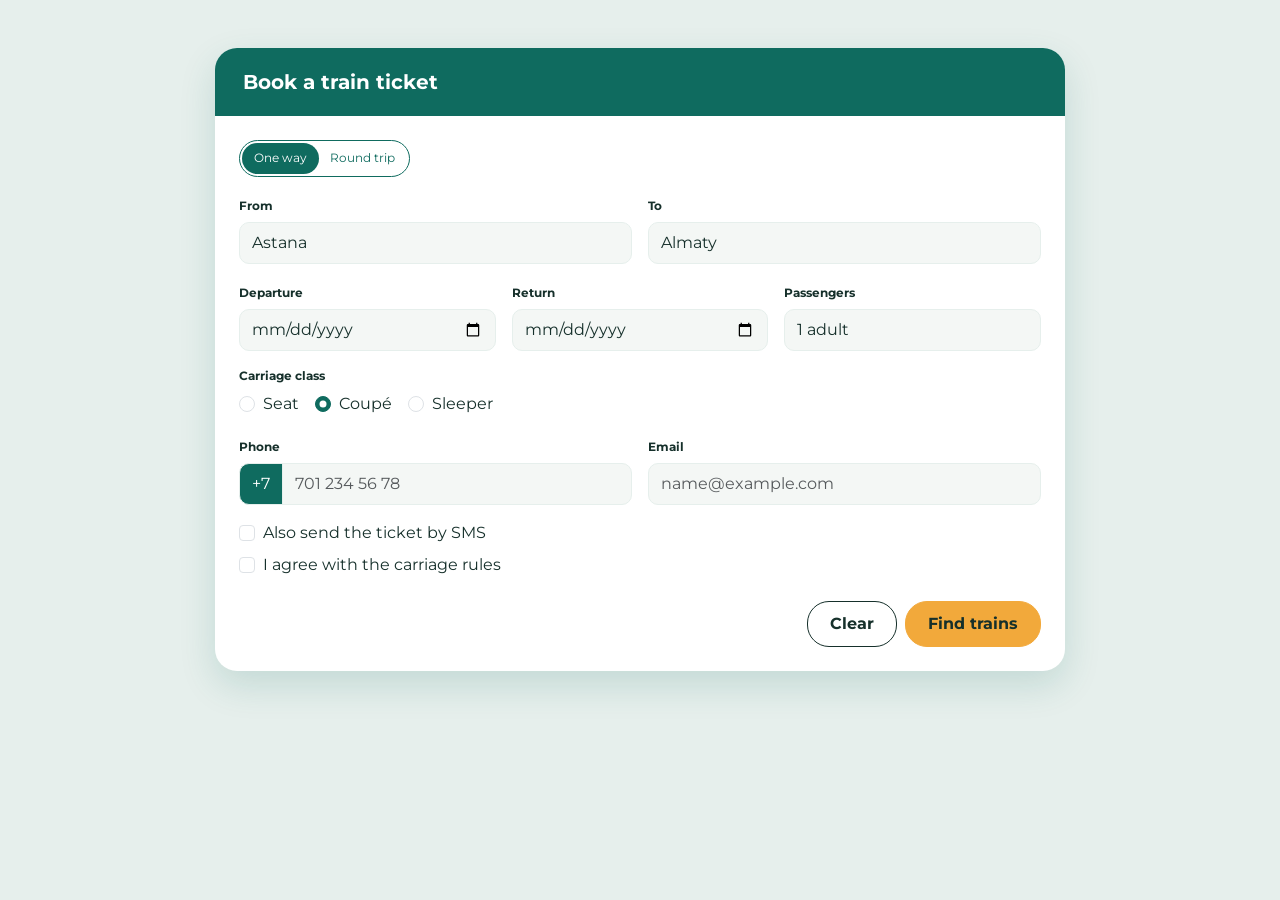
<file: index.html>
<!doctype html>
<html lang="en">
<head>
  <meta charset="utf-8">
  <meta name="viewport" content="width=device-width, initial-scale=1">
  <title>Book a train ticket</title>
  <link href="https://cdn.jsdelivr.net/npm/bootstrap@5.3.3/dist/css/bootstrap.min.css" rel="stylesheet">
  <link href="https://fonts.googleapis.com/css2?family=Montserrat:wght@400;500;600;700&display=swap" rel="stylesheet">
  <link rel="stylesheet" href="styles.css">
</head>
<body class="train-page">
  <main class="container py-4 py-lg-5">
    <section class="train-card mx-auto">
      <header class="train-header"><h1 class="h5 mb-0">Book a train ticket</h1></header>
      <form class="p-3 p-md-4" action="#" method="get">
        <fieldset class="mb-3">
          <legend class="visually-hidden">Trip type</legend>
          <div class="btn-group trip-toggle" role="group" aria-label="Trip type">
            <input class="btn-check" type="radio" name="trip" id="one-way" value="one-way" checked>
            <label class="btn" for="one-way">One way</label>
            <input class="btn-check" type="radio" name="trip" id="round-trip" value="round-trip">
            <label class="btn" for="round-trip">Round trip</label>
          </div>
        </fieldset>

        <div class="row g-3 mb-3">
          <div class="col-12 col-md-6">
            <label for="from" class="form-label">From</label>
            <input class="form-control" id="from" name="from" value="Astana" required>
          </div>
          <div class="col-12 col-md-6">
            <label for="to" class="form-label">To</label>
            <input class="form-control" id="to" name="to" value="Almaty" required>
          </div>
        </div>

        <div class="row g-3 mb-3">
          <div class="col-12 col-md-4">
            <label for="departure" class="form-label">Departure</label>
            <input class="form-control" type="date" id="departure" name="departure" required>
          </div>
          <div class="col-12 col-md-4">
            <label for="return" class="form-label">Return</label>
            <input class="form-control" type="date" id="return" name="return">
          </div>
          <div class="col-12 col-md-4">
            <label for="passengers" class="form-label">Passengers</label>
            <select class="form-select" id="passengers" name="passengers" required>
              <option value="1" selected>1 adult</option>
              <option value="2">2 adults</option><option value="3">3 adults</option>
              <option value="4">4 adults</option><option value="5">5 adults</option><option value="6">6 adults</option>
            </select>
          </div>
        </div>

        <fieldset class="mb-3">
          <legend class="form-label">Carriage class</legend>
          <div class="d-flex flex-wrap gap-3">
            <div class="form-check"><input class="form-check-input" type="radio" id="seat" name="class" value="seat"><label class="form-check-label" for="seat">Seat</label></div>
            <div class="form-check"><input class="form-check-input" type="radio" id="coupe" name="class" value="coupe" checked><label class="form-check-label" for="coupe">Coupé</label></div>
            <div class="form-check"><input class="form-check-input" type="radio" id="sleeper" name="class" value="sleeper"><label class="form-check-label" for="sleeper">Sleeper</label></div>
          </div>
        </fieldset>

        <div class="row g-3 mb-3">
          <div class="col-12 col-md-6">
            <label for="phone" class="form-label">Phone</label>
            <div class="input-group"><span class="input-group-text">+7</span><input class="form-control" type="tel" id="phone" name="phone" placeholder="701 234 56 78" required></div>
          </div>
          <div class="col-12 col-md-6">
            <label for="email" class="form-label">Email</label>
            <input class="form-control" type="email" id="email" name="email" placeholder="name@example.com" required>
          </div>
        </div>

        <div class="form-check mb-2">
          <input class="form-check-input" type="checkbox" id="sms" name="sms" value="yes">
          <label class="form-check-label" for="sms">Also send the ticket by SMS</label>
        </div>
        <div class="form-check mb-4">
          <input class="form-check-input" type="checkbox" id="agreement" name="agreement" value="yes" required>
          <label class="form-check-label" for="agreement">I agree with the carriage rules</label>
        </div>

        <div class="d-flex flex-column-reverse flex-md-row justify-content-md-end gap-2">
          <button class="btn btn-clear" type="reset">Clear</button>
          <button class="btn btn-find" type="submit">Find trains</button>
        </div>
      </form>
    </section>
  </main>
</body>
</html>
</file>
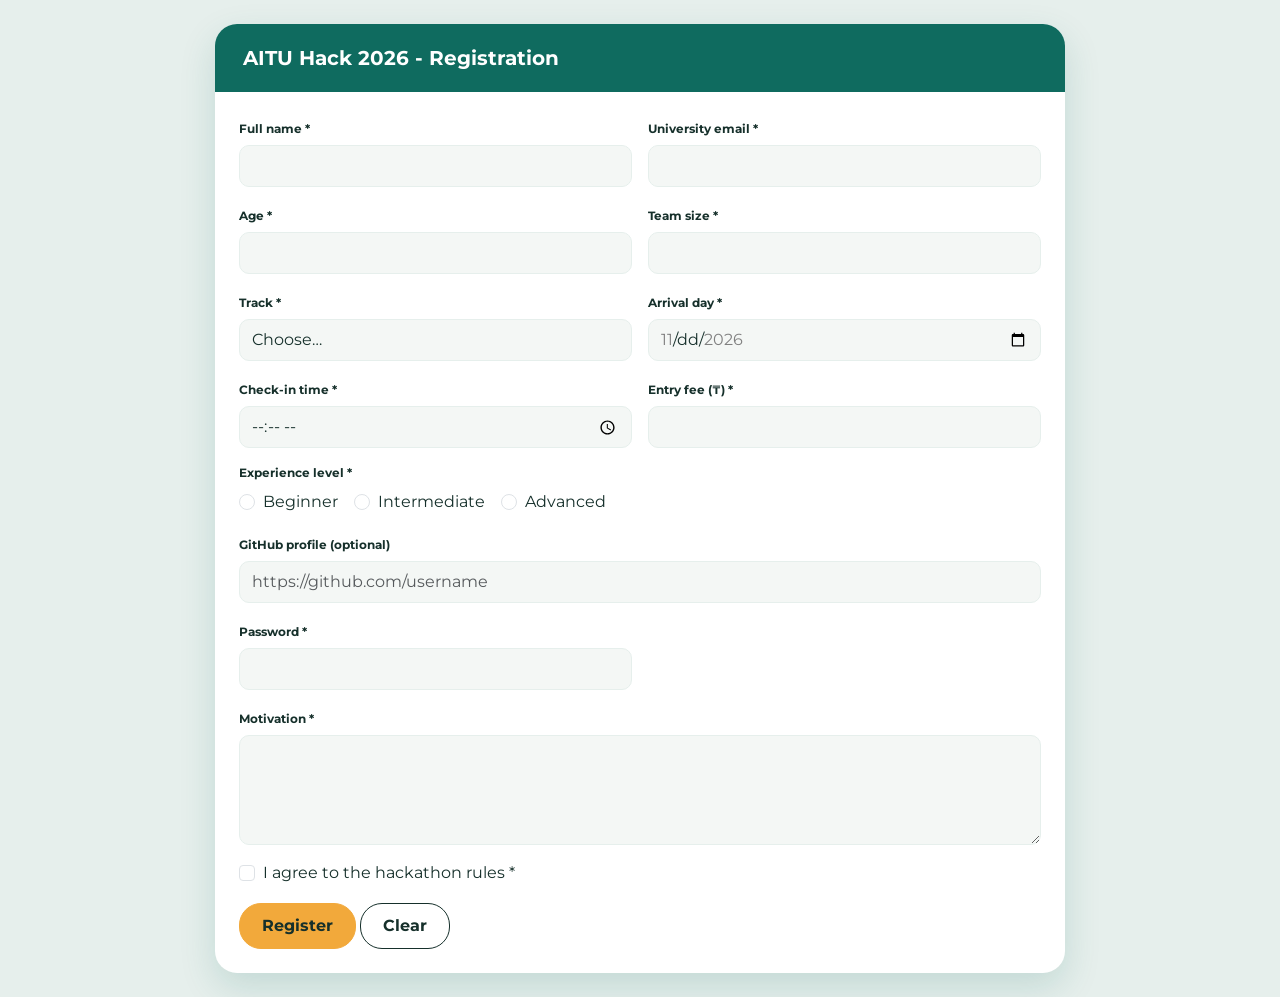
<file: task2.html>
<!doctype html>
<html lang="en">
<head>
  <meta charset="utf-8"><meta name="viewport" content="width=device-width, initial-scale=1">
  <title>AITU Hack 2026 Registration</title>
  <link href="https://cdn.jsdelivr.net/npm/bootstrap@5.3.3/dist/css/bootstrap.min.css" rel="stylesheet">
  <link href="https://fonts.googleapis.com/css2?family=Montserrat:wght@400;500;600;700&display=swap" rel="stylesheet">
  <link rel="stylesheet" href="styles.css">
</head>
<body class="train-page">
<main class="container py-4">
  <section class="train-card mx-auto">
    <header class="train-header"><h1 class="h5 mb-0">AITU Hack 2026 - Registration</h1></header>
    <form class="p-3 p-md-4" action="#" method="get">
      <div class="row g-3">
        <div class="col-12 col-md-6">
          <label class="form-label" for="fullname">Full name *</label>
          <input class="form-control" id="fullname" name="fullname" type="text" minlength="2" maxlength="40" required>
          <div class="invalid-feedback">Enter 2–40 characters.</div>
        </div>
        <div class="col-12 col-md-6">
          <label class="form-label" for="university-email">University email *</label>
          <input class="form-control" id="university-email" name="university-email" type="email" required>
          <div class="invalid-feedback">Enter a valid email address.</div>
        </div>
        <div class="col-12 col-md-6">
          <label class="form-label" for="age">Age *</label>
          <input class="form-control" id="age" name="age" type="number" min="16" max="30" step="1" required>
          <div class="invalid-feedback">Age must be a whole number from 16 to 30.</div>
        </div>
        <div class="col-12 col-md-6">
          <label class="form-label" for="team-size">Team size *</label>
          <input class="form-control" id="team-size" name="team-size" type="number" min="1" max="4" step="1" required>
          <div class="invalid-feedback">Choose a whole number from 1 to 4.</div>
        </div>
        <div class="col-12 col-md-6">
          <label class="form-label" for="track">Track *</label>
          <select class="form-select" id="track" name="track" required>
            <option value="" selected disabled>Choose…</option><option>Web</option><option>Mobile</option><option>AI</option><option>GameDev</option>
          </select>
          <div class="invalid-feedback">Choose a track.</div>
        </div>
        <div class="col-12 col-md-6">
          <label class="form-label" for="arrival-day">Arrival day *</label>
          <input class="form-control" id="arrival-day" name="arrival-day" type="date" min="2026-11-20" max="2026-11-22" required>
          <div class="invalid-feedback">Choose 20–22 November 2026.</div>
        </div>
        <div class="col-12 col-md-6">
          <label class="form-label" for="checkin">Check-in time *</label>
          <input class="form-control" id="checkin" name="checkin" type="time" min="09:00" max="18:00" step="1800" required>
          <div class="invalid-feedback">Choose 09:00–18:00 in 30-minute steps.</div>
        </div>
        <div class="col-12 col-md-6">
          <label class="form-label" for="fee">Entry fee (₸) *</label>
          <input class="form-control" id="fee" name="fee" type="number" min="0" max="5000" step="500" required>
          <div class="invalid-feedback">Enter 0–5000 in steps of 500 ₸.</div>
        </div>
        <fieldset class="col-12">
          <legend class="form-label">Experience level *</legend>
          <div class="d-flex flex-wrap gap-3">
            <div class="form-check"><input class="form-check-input" type="radio" id="beginner" name="experience" value="Beginner" required><label class="form-check-label" for="beginner">Beginner</label></div>
            <div class="form-check"><input class="form-check-input" type="radio" id="intermediate" name="experience" value="Intermediate" required><label class="form-check-label" for="intermediate">Intermediate</label></div>
            <div class="form-check"><input class="form-check-input" type="radio" id="advanced" name="experience" value="Advanced" required><label class="form-check-label" for="advanced">Advanced</label></div>
          </div>
        </fieldset>
        <div class="col-12">
          <label class="form-label" for="github">GitHub profile (optional)</label>
          <input class="form-control" id="github" name="github" type="url" placeholder="https://github.com/username">
          <div class="invalid-feedback">Enter a full URL starting with https://.</div>
        </div>
        <div class="col-12 col-md-6">
          <label class="form-label" for="password">Password *</label>
          <input class="form-control" id="password" name="password" type="password" minlength="8" maxlength="20" required>
          <div class="invalid-feedback">Use 8–20 characters.</div>
        </div>
        <div class="col-12">
          <label class="form-label" for="motivation">Motivation *</label>
          <textarea class="form-control" id="motivation" name="motivation" minlength="50" maxlength="300" rows="4" required></textarea>
          <div class="invalid-feedback">Write 50–300 characters.</div>
        </div>
        <div class="col-12">
          <div class="form-check">
            <input class="form-check-input" id="agreement" name="agreement" type="checkbox" required>
            <label class="form-check-label" for="agreement">I agree to the hackathon rules *</label>
            <div class="invalid-feedback">You must agree before submitting.</div>
          </div>
        </div>
        <div class="col-12"><button class="btn btn-find" type="submit">Register</button> <button class="btn btn-clear" type="reset">Clear</button></div>
      </div>
    </form>
  </section>
</main>
<style>
/* Show validation feedback only after the user has interacted with a field. */
.form-control:user-invalid ~ .invalid-feedback,
.form-select:user-invalid ~ .invalid-feedback,
.form-check-input:user-invalid ~ .invalid-feedback { display: block; }
.form-control:user-invalid, .form-select:user-invalid { border-color: #dc3545; }
.form-control:user-valid, .form-select:user-valid { border-color: #198754; }
</style>
</body></html>
</file>
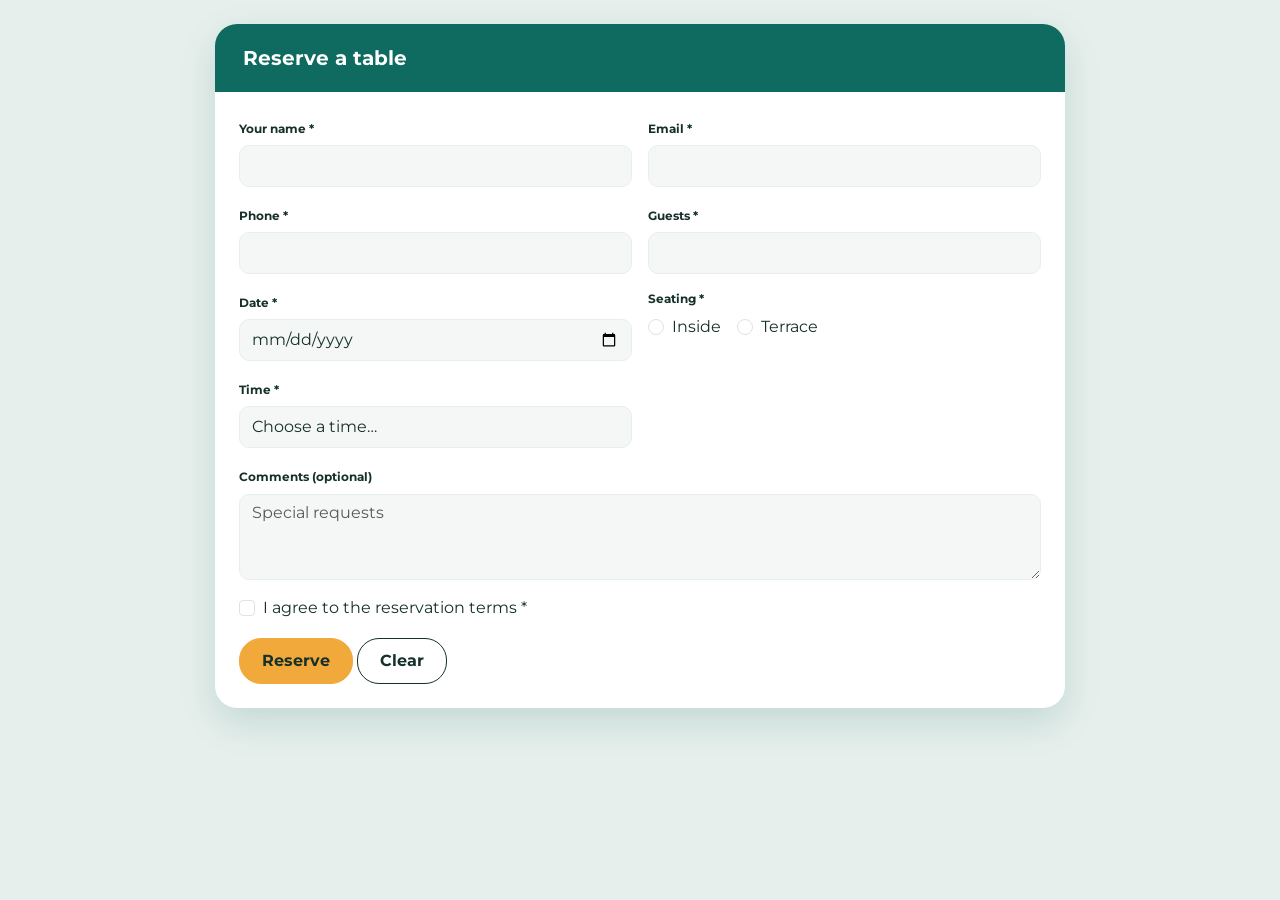
<file: task3.html>
<!doctype html>
<html lang="en">
<head>
  <meta charset="utf-8"><meta name="viewport" content="width=device-width, initial-scale=1">
  <title>Café table reservation</title>
  <link href="https://cdn.jsdelivr.net/npm/bootstrap@5.3.3/dist/css/bootstrap.min.css" rel="stylesheet">
  <link href="https://fonts.googleapis.com/css2?family=Montserrat:wght@400;500;600;700&display=swap" rel="stylesheet">
  <link rel="stylesheet" href="styles.css">
</head>
<body class="train-page">
<main class="container py-4">
  <section class="train-card mx-auto">
    <header class="train-header"><h1 class="h5 mb-0">Reserve a table</h1></header>
    <form class="p-3 p-md-4" action="#" method="get">
      <div class="row g-3">
        <div class="col-12 col-md-6"><label class="form-label" for="name">Your name *</label><input class="form-control" type="text" id="name" name="name" autocomplete="name" required></div>
        <div class="col-12 col-md-6"><label class="form-label" for="email">Email *</label><input class="form-control" type="email" id="email" name="email" autocomplete="email" required></div>
        <div class="col-12 col-md-6"><label class="form-label" for="phone">Phone *</label><input class="form-control" type="tel" id="phone" name="phone" autocomplete="tel" required></div>
        <div class="col-12 col-md-6"><label class="form-label" for="guests">Guests *</label><input class="form-control" type="number" id="guests" name="guests" min="1" max="20" step="1" required></div>
        <div class="col-12 col-md-6"><label class="form-label" for="date">Date *</label><input class="form-control" type="date" id="date" name="date" required></div>
        <fieldset class="col-12 col-md-6">
          <legend class="form-label">Seating *</legend>
          <div class="d-flex gap-3 flex-wrap">
            <div class="form-check"><input class="form-check-input" type="radio" name="seating" id="inside" value="inside" required><label class="form-check-label" for="inside">Inside</label></div>
            <div class="form-check"><input class="form-check-input" type="radio" name="seating" id="terrace" value="terrace" required><label class="form-check-label" for="terrace">Terrace</label></div>
          </div>
        </fieldset>
        <div class="col-12 col-md-6"><label class="form-label" for="time">Time *</label><select class="form-select" id="time" name="time" required><option value="" selected disabled>Choose a time…</option><option value="lunch">Lunch</option><option value="dinner">Dinner</option></select></div>
        <div class="col-12"><label class="form-label" for="comments">Comments (optional)</label><textarea class="form-control" id="comments" name="comments" rows="3" placeholder="Special requests"></textarea></div>
        <div class="col-12"><div class="form-check"><input class="form-check-input" type="checkbox" id="terms" name="terms" required><label class="form-check-label" for="terms">I agree to the reservation terms *</label></div></div>
        <div class="col-12"><button class="btn btn-find" type="submit">Reserve</button> <button class="btn btn-clear" type="reset">Clear</button></div>
      </div>
    </form>
  </section>
</main>
</body></html>
</file>
<file: styles.css>
* { box-sizing: border-box; }
body { font-family: "Montserrat", sans-serif; }
.train-page { background: #E6EFEC; color: #16302B; min-height: 100vh; }
.train-card { max-width: 850px; background: #fff; border-radius: 22px; overflow: hidden; box-shadow: 0 14px 36px rgba(15, 107, 95, .16); }
.train-header { background: #0F6B5F; color: #fff; padding: 22px 28px; }
.train-header h1 { font-weight: 700; }
.train-card .form-label, .train-card legend { font-size: .78rem; font-weight: 700; margin-bottom: .4rem; }
.train-card .form-control, .train-card .form-select, .train-card .input-group-text { background: #F4F7F5; border-color: #E6EFEC; color: #16302B; border-radius: 10px; min-height: 42px; }
.train-card .input-group-text { border-radius: 10px 0 0 10px; background: #0F6B5F; color: #fff; }
.train-card .input-group .form-control { border-radius: 0 10px 10px 0; }
.train-card .form-control:focus, .train-card .form-select:focus { border-color: #0F6B5F; box-shadow: 0 0 0 .2rem rgba(15,107,95,.15); }
.trip-toggle { border: 1px solid #0F6B5F; border-radius: 20px; padding: 2px; }
.trip-toggle .btn { border: 0; border-radius: 18px !important; font-size: .78rem; color: #0F6B5F; }
.trip-toggle .btn-check:checked + .btn { background: #0F6B5F; color: #fff; }
.form-check-input:checked { background-color: #0F6B5F; border-color: #0F6B5F; }
.btn-clear, .btn-find { border-radius: 22px; padding: 10px 22px; font-weight: 700; }
.btn-clear { border: 1px solid #16302B; color: #16302B; background: #fff; }
.btn-clear:hover { background: #F4F7F5; }
.btn-find { background: #F2A93B; color: #16302B; border: 1px solid #F2A93B; }
.btn-find:hover { background: #e89b28; border-color: #e89b28; }
@media (max-width: 575.98px) {
  .train-card { border-radius: 14px; }
  .train-header { padding: 14px 18px; }
  .train-header h1 { font-size: 1rem; }
  .train-card form { padding: 16px !important; }
  .train-card .form-control, .train-card .form-select { min-height: 38px; }
}
</file>
